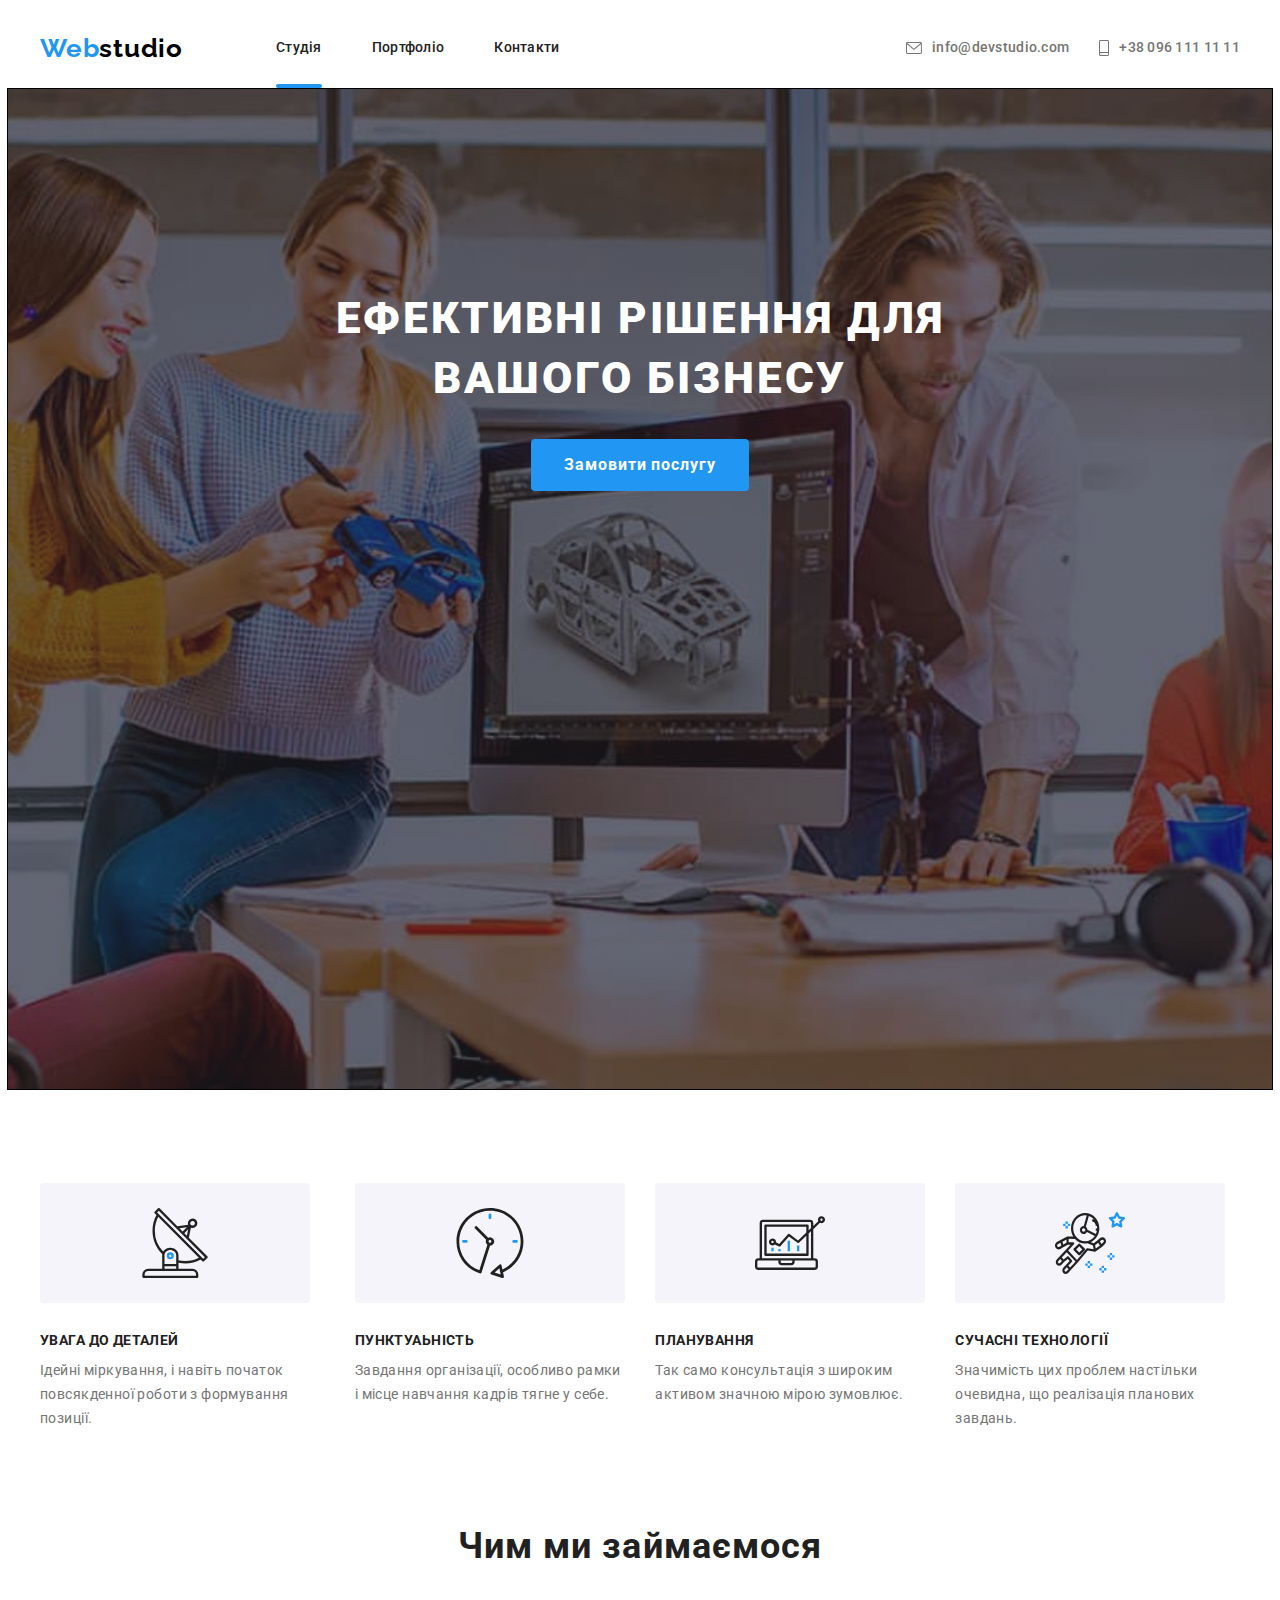
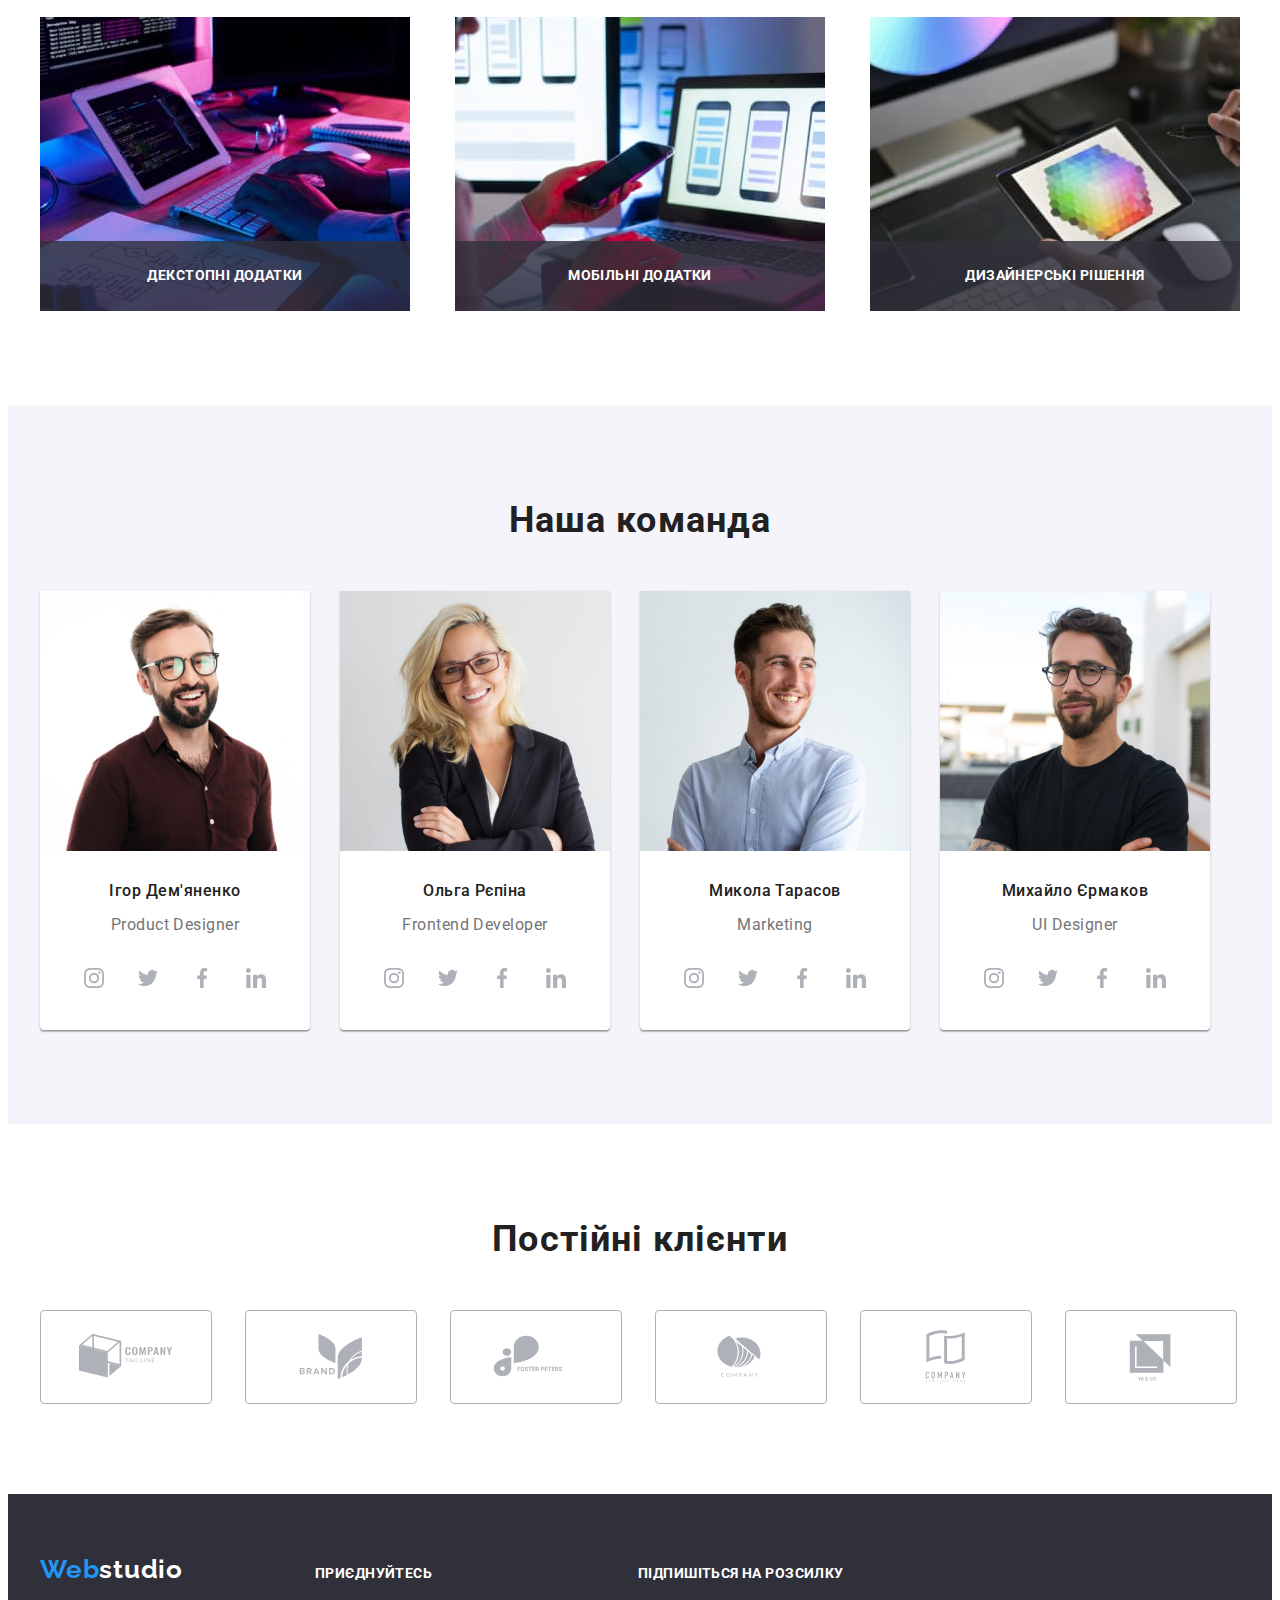
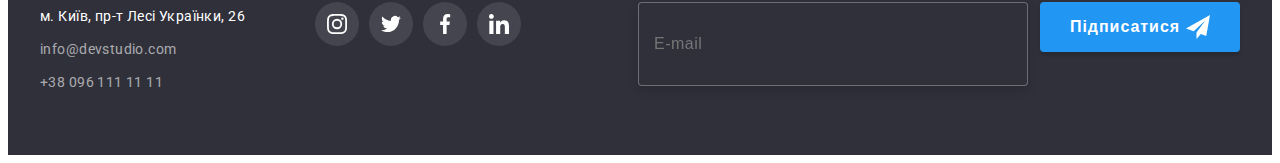
<file: index.html>
<!DOCTYPE html>
<html lang="uk">
    <head>
        <meta charset="UTF-8" />
        <meta http-equiv="X-UA-Compatible" content="IE=edge" />
        <meta name="viewport" content="width=device-width, initial-scale=1.0" />
        <link href="https://fonts.googleapis.com/css2?family=Raleway:wght@700&family=Roboto:wght@400;500;700;900&display=swap" rel="stylesheet">
        <title>Document</title>
        <link rel="stylesheet" href="https://cdnjs.cloudflare.com/ajax/libs/modern-normalize/1.1.0/modern-normalize.min.css" 
        integrity="sha512-wpPYUAdjBVSE4KJnH1VR1HeZfpl1ub8YT/NKx4PuQ5NmX2tKuGu6U/JRp5y+Y8XG2tV+wKQpNHVUX03MfMFn9Q==" 
        crossorigin="anonymous" 
        referrerpolicy="no-referrer" />
        <link rel="stylesheet" href="./css/styles.css">
    </head>
    <body>
        <header class="top">
            <div class="container main-nav">
                <nav class="nav-main">
                    <a class="logo link" href="./index.html">Web<span class="logo-top">studio</span></a>
                    <ul class="top-nav list">
                        <li class="item">
                            <a class="nav-studio link emphasis" href="./index.html">Студія</a>
                        </li>
                        <li class="item">
                            <a class="nav-portfolio link" href="./portfolio.html">Портфоліо</a>
                        </li>
                        <li class="item">
                            <a class="nav-contact link" href="#">Контакти</a>
                        </li>
                    </ul>
                </nav>
                <ul class="top-auth list">
                    <li class="auth-item item">
                        <a class="auth-mt link" href="mailto:info@devstudio.com">
                            <svg
                                ViewBox="0 0 43 32"
                                width="16" height="12"
                                class="auth-icon-mail">
                                <use href="./images/icons.svg#icon-envelope"></use>
                            </svg>
                            info@devstudio.com
                        </a>
                    </li>
                    <li class="auth-item item">
                        <a class="auth-mt link" href="tel:+380961111111">
                            <svg
                                ViewBox="0 0 20 32"
                                width="16" height="12"
                                class="auth-icon-tel">
                                <use href="./images/icons.svg#icon-smartphone"></use>
                            </svg>
                            +38 096 111 11 11
                        </a>
                    </li>
                </ul>
            </div>
        </header>
        <main>
            <section class="hero">
                <h1 class="hero-title">Ефективні рішення для <br />вашого бізнесу</h1>
                <button class="button" type="button" cursor="pointer" data-modal-open>Замовити послугу</button>
            </section>
            <section class="section section-features">
                <div class="container">
                    <h2 class="section-title visually-hidden">Наші переваги</h2>
                    <ul class="features list">
                        <li class="item">
                            <div class="features-container">
                                <svg class="features-icon">
                                    <use href="./images/icons.svg#icon-antenna-1" width="70" height="70"></use>
                                </svg>
                            </div>
                            <h3 class="features-title title">Увага до деталей</h3>
                            <p class="text">
                            Ідейні міркування, і навіть початок повсякденної роботи з формування
                            позиції.
                            </p>
                        </li>
                        <li class="item">
                            <div class="features-container">
                                <svg class="features-icon">
                                    <use href="./images/icons.svg#icon-clock-1" width="70" height="70"></use>
                                </svg>
                            </div>
                            <h3 class="features-title title">Пунктуаьність</h3>
                            <p class="text">
                            Завдання організації, особливо рамки і місце навчання кадрів тягне у
                            себе.
                            </p>
                        </li>
                        <li class="item">
                            <div class="features-container">
                                <svg class="features-icon">
                                    <use href="./images/icons.svg#icon-diagram-1" width="70" height="70"></use>
                                </svg>
                            </div>
                            <h3 class="features-title title">Планування</h3>
                            <p class="text">Так само консультація з широким активом значною мірою зумовлює.</p>
                        </li>
                        <li class="item">
                            <div class="features-container">
                                <svg class="features-icon">
                                    <use href="./images/icons.svg#icon-astronaut-1" width="70" height="70"></use>
                                </svg>
                            </div>
                            <h3 class="features-title title">Сучасні технології</h3>
                            <p class="text">
                            Значимість цих проблем настільки очевидна, що реалізація планових
                            завдань.
                            </p>
                        </li>
                    </ul>
                </div>
            </section>
            <section class="section">
                <div class="container">
                    <h2 class="section-title centered">Чим ми займаємося</h2>
                    <ul class="work-list list">
                        <li class="item">
                            <div class="img-text-top">
                                <img src="./images/workprogramming.jpg" alt="фото роботи за комп'ютером з кодом" width="370" />
                                <p class="text-top">декстопні додатки</p>
                            </div>
                        </li>
                        <li class="item">
                            <div class="img-text-top">
                                <img src="./images/workstyles.jpg" alt="фото роботи за комп'ютером зі стилями " width="370" />
                                <p class="text-top">мобільні додатки</p>
                            </div>
                        </li>
                        <li class="item">
                            <div class="img-text-top">
                                <img src="./images/workcolor.jpg" alt="фото роботи за комп'ютером з кольором" width="370" />
                                <p class="text-top">дизайнерські рішення</p>
                            </div>
                        </li>
                    </ul>
                </div>
            </section>
            <section class="section our-team">
                <div class="container">
                <h2 class="section-title centered">Наша команда</h2>
                
                    <ul class="team list">
                        <li class="team-item">
                            <img src="./images/demianenko.jpg" alt="фото Ігор Дем'яненко дизайнер продукту" width="270" />
                            <h3 class="team-title title">Ігор Дем'яненко</h3>
                            <p class="text">Product Designer</p>
                            <ul class="team-soial list">
                                <li class="soial-item item">
                                    <a class="link-team" href="#" target="_blank" rel="noopener noreferrer nofollow">
                                        <svg
                                            ViewBox="0 0 32 32"
                                            width="20" height="20"
                                            class="team-icon">
                                            <use href="./images/icons.svg#icon-instagram-2"></use>
                                        </svg>
                                    </a>
                                </li>
                                <li class="soial-item item">
                                    <a class="link-team" href="#" target="_blank" rel="noopener noreferrer nofollow">
                                        <svg 
                                            ViewBox="0 0 32 32"
                                            width="20" height="20"
                                            class="team-icon">
                                            <use href="./images/icons.svg#icon-twitter-1" ></use>
                                        </svg>
                                    </a>
                                </li>
                                <li class="soial-item item">
                                    <a class="link-team" href="#" target="_blank" rel="noopener noreferrer nofollow">
                                        <svg 
                                            ViewBox="0 0 32 32"
                                            width="20" height="20"
                                            class="team-icon">
                                            <use href="./images/icons.svg#icon-facebook-1"></use>
                                        </svg>
                                    </a>
                                </li>
                                <li class="soial-item item">
                                    <a class="link-team" href="#" target="_blank" rel="noopener noreferrer nofollow">
                                        <svg 
                                            ViewBox="0 0 32 32"
                                            width="20" height="20"
                                            class="team-icon">
                                            <use href="./images/icons.svg#icon-linkedin-1"></use>
                                        </svg>
                                    </a>
                                </li>
                            </ul>
                        </li>
                        <li class="team-item">
                            <img src="./images/repina.jpg" alt="фото Ольга Рєпіна 
                                    фронтeнт розробник" width="270" />
                            <h3 class="team-title title">Ольга Рєпіна</h3>
                            <p class="text">Frontend Developer</p>
                            <ul class="team-soial list">
                                <li class="soial-item item">
                                    <a class="link-team" href="#" target="_blank" rel="noopener noreferrer nofollow">
                                        <svg
                                            ViewBox="0 0 32 32"
                                            width="20" height="20"
                                            class="team-icon">
                                            <use href="./images/icons.svg#icon-instagram-2"></use>
                                        </svg>
                                    </a>
                                </li>
                                <li class="soial-item item">
                                    <a class="link-team" href="#" target="_blank" rel="noopener noreferrer nofollow">
                                        <svg 
                                            ViewBox="0 0 32 32"
                                            width="20" height="20"
                                            class="team-icon">
                                            <use href="./images/icons.svg#icon-twitter-1" ></use>
                                        </svg>
                                    </a>
                                </li>
                                <li class="soial-item item">
                                    <a class="link-team" href="#" target="_blank" rel="noopener noreferrer nofollow">
                                        <svg 
                                            ViewBox="0 0 32 32"
                                            width="20" height="20"
                                            class="team-icon">
                                            <use href="./images/icons.svg#icon-facebook-1"></use>
                                        </svg>
                                    </a>
                                </li>
                                <li class="soial-item item">
                                    <a class="link-team" href="#" target="_blank" rel="noopener noreferrer nofollow">
                                        <svg 
                                            ViewBox="0 0 32 32"
                                            width="20" height="20"
                                            class="team-icon">
                                            <use href="./images/icons.svg#icon-linkedin-1"></use>
                                        </svg>
                                    </a>
                                </li>
                            </ul>
                        </li>
                        <li class="team-item">
                            <img src="./images/tarasov.jpg" alt="фото Микола Тарасов маркетолог" width="270" />
                            <h3 class="team-title title">Микола Тарасов</h3>
                            <p class="text">Marketing</p>
                            <ul class="team-soial list">
                                <li class="soial-item item">
                                    <a class="link-team" href="#" target="_blank" rel="noopener noreferrer nofollow">
                                        <svg
                                            ViewBox="0 0 32 32"
                                            width="20" height="20"
                                            class="team-icon">
                                            <use href="./images/icons.svg#icon-instagram-2"></use>
                                        </svg>
                                    </a>
                                </li>
                                <li class="soial-item item">
                                    <a class="link-team" href="#" target="_blank" rel="noopener noreferrer nofollow">
                                        <svg 
                                            ViewBox="0 0 32 32"
                                            width="20" height="20"
                                            class="team-icon">
                                            <use href="./images/icons.svg#icon-twitter-1" ></use>
                                        </svg>
                                    </a>
                                </li>
                                <li class="soial-item item">
                                    <a class="link-team" href="#" target="_blank" rel="noopener noreferrer nofollow">
                                        <svg 
                                            ViewBox="0 0 32 32"
                                            width="20" height="20"
                                            class="team-icon">
                                            <use href="./images/icons.svg#icon-facebook-1"></use>
                                        </svg>
                                    </a>
                                </li>
                                <li class="soial-item item">
                                    <a class="link-team" href="#" target="_blank" rel="noopener noreferrer nofollow">
                                        <svg 
                                            ViewBox="0 0 32 32"
                                            width="20" height="20"
                                            class="team-icon">
                                            <use href="./images/icons.svg#icon-linkedin-1"></use>
                                        </svg>
                                    </a>
                                </li>
                            </ul>
                        </li>
                        <li class="team-item">
                            <img src="./images/ermakov.jpg" alt="фото Михайло Єрмаков дизайнер інтерфейсу" width="270" />
                            <h3 class="team-title title">Михайло Єрмаков</h3>
                            <p class="text">UI Designer</p>
                            <ul class="team-soial list">
                                <li class="soial-item item">
                                    <a class="link-team" href="#" target="_blank" rel="noopener noreferrer nofollow">
                                        <svg
                                            ViewBox="0 0 32 32"
                                            width="20" height="20"
                                            class="team-icon">
                                            <use href="./images/icons.svg#icon-instagram-2"></use>
                                        </svg>
                                    </a>
                                </li>
                                <li class="soial-item item">
                                    <a class="link-team" href="#" target="_blank" rel="noopener noreferrer nofollow">
                                        <svg 
                                            ViewBox="0 0 32 32"
                                            width="20" height="20"
                                            class="team-icon">
                                            <use href="./images/icons.svg#icon-twitter-1" ></use>
                                        </svg>
                                    </a>
                                </li>
                                <li class="soial-item item">
                                    <a class="link-team" href="#" target="_blank" rel="noopener noreferrer nofollow">
                                        <svg 
                                            ViewBox="0 0 32 32"
                                            width="20" height="20"
                                            class="team-icon">
                                            <use href="./images/icons.svg#icon-facebook-1"></use>
                                        </svg>
                                    </a>
                                </li>
                                <li class="soial-item item">
                                    <a class="link-team" href="#" target="_blank" rel="noopener noreferrer nofollow">
                                        <svg 
                                            ViewBox="0 0 32 32"
                                            width="20" height="20"
                                            class="team-icon">
                                            <use href="./images/icons.svg#icon-linkedin-1"></use>
                                        </svg>
                                    </a>
                                </li>
                            </ul>
                        </li>
                    </ul>
                </div>
            </section>
            <section class="section">
                <div class="container">
                    <h2 class="section-title centered">Постійні клієнти</h2>
                    <ul class="client list">
                        <li class="client-item item">
                            <a class="link-client" href="#" target="_blank" rel="noopener noreferrer nofollow">
                                <svg class="link-icon">
                                    <use href="./images/icons.svg#icon-Logo"     width="106" height="60"></use>
                                </svg>
                            </a>
                        </li>
                        <li class="client-item item">
                            <a class="link-client" href="#" target="_blank" rel="noopener noreferrer nofollow">
                                <svg class="link-icon">
                                    <use href="./images/icons.svg#icon-Logo-1" width="106" height="60"></use>
                                </svg>
                            </a>
                        </li>
                        <li class="client-item item">
                            <a class="link-client" href="#" target="_blank" rel="noopener noreferrer nofollow">
                                <svg class="link-icon">
                                    <use href="./images/icons.svg#icon-Logo-2" width="106" height="60"></use>
                                </svg>
                            </a>
                        </li>
                        <li class="client-item item">
                            <a class="link-client" href="#" target="_blank" rel="noopener noreferrer nofollow">
                                <svg class="link-icon">
                                    <use href="./images/icons.svg#icon-Logo-3" width="106" height="60"></use>
                                </svg>
                            </a>
                        </li>
                        <li class="client-item item">
                            <a class="link-client" href="#" target="_blank" rel="noopener noreferrer nofollow">
                                <svg class="link-icon">
                                    <use href="./images/icons.svg#icon-Logo-4" width="106" height="60"></use>
                                </svg>
                            </a>
                        </li>
                        <li class="client-item item">
                            <a class="link-client" href="#" target="_blank" rel="noopener noreferrer nofollow">
                                <svg class="link-icon">
                                    <use href="./images/icons.svg#icon-Logo-5" width="106" height="60"></use>
                                </svg>
                            </a>
                        </li>
                    </ul>
                </div>
            </section>
        </main>
        <footer class="bottom">
            <div class="container footer">
                <div class="bottom-container">
                <a class="logo link" href="./index.html">Web<span class="logo-bottom">studio</span></a>
                <address  class="bottom-adres">
                    <ul class="bottom-list list">
                        <li class="bottom-item">
                        <a class="bottom-adress link" href="https://goo.gl/maps/CPtrU1FHBa2aNyZL9" target="_blank" rel="noopener noreferrer nofollow">м. Київ, пр-т Лесі Українки, 26</a>
                        </li>
                        <li class="bottom-item">
                        <a class="bottom-mail link" href="mailto:info@devstudio.com">info@devstudio.com</a>
                        </li>
                        <li class="bottom-item">
                        <a class="bottom-tel link" href="tel:+380961111111">+38 096 111 11 11</a>
                        </li>
                    </ul>
                </address>
                </div>
                <div class="social-container">
                    <h2 class="bottom-title">приєднуйтесь</h2>
                    <ul class="bottom-social-list list">
                        <li class="bottom-social-item item">
                            <a class="bottom-link-team" href="#" target="_blank" rel="noopener noreferrer nofollow">
                                <svg 
                                    ViewBox="0 0 32 32"
                                    width="20" height="20"
                                    class="bottom-team-icon">
                                    <use href="./images/icons.svg#icon-instagram-2"></use>
                                </svg>
                            </a>
                        </li>
                        <li class="bottom-social-item item">
                            <a class="bottom-link-team" href="#" target="_blank" rel="noopener noreferrer nofollow">
                                <svg 
                                    ViewBox="0 0 32 32"
                                    width="20" height="20"
                                    class="bottom-team-icon">
                                    <use href="./images/icons.svg#icon-twitter-1"></use>
                                </svg>
                            </a>
                        </li>
                        <li class="bottom-social-item item">
                            <a class="bottom-link-team" href="#" target="_blank" rel="noopener noreferrer nofollow">
                                <svg 
                                    ViewBox="0 0 32 32"
                                    width="20" height="20"
                                    class="bottom-team-icon">
                                    <use href="./images/icons.svg#icon-facebook-1"></use>
                                </svg>
                            </a>
                        </li>
                        <li class="bottom-social-item item">
                            <a class="bottom-link-team" href="#" target="_blank" rel="noopener noreferrer nofollow">
                                <svg
                                    ViewBox="0 0 32 32"
                                    width="20" height="20"
                                    class="bottom-team-icon">
                                    <use href="./images/icons.svg#icon-linkedin-1" ></use>
                                </svg>
                            </a>
                        </li>
                    </ul>
                </div>
                <div class="footer-container">
                    <h2 class="bottom-title">підпишіться на розсилку</h2>
                    <div class="input-footer-container">
                        <input
                            type="email"
                            name="footer-email"
                            class="footer-input"
                            placeholder="E-mail"
                            required
                            id="footer-email">
                        <button type="button" class="footer-button">підписатися
                            <svg
                            class="footer-input-icon"
                            width="24" height="24">
                            <use href="./images/icons.svg#icon-send"></use>
                            </svg>
                        </button>
                    </div>
                </div>
            </div>
        </footer>
        <div class="backdrop is-hidden" data-modal>
            <div class="modal">
                <button type="button" class="modal-close" data-modal-close>
                    <svg class="icon-modal-close" width="18" height="18">
                        <use href="./images/icons.svg#icon-modal-close"></use>
                    </svg>
                </button>
                <p class="modal-title">Залиште свої дані, ми вам передзвонимо</p>
                <form class="modal-form">
                    <div class="modal-field">
                        <label for="user-name" class="input-label">Ім'я</label>
                        <div class="input-wrap">
                            <input
                            type="text"
                            name="user-name"
                            class="modal-input"
                            placeholder=""
                            required
                            id="user-name">
                            <svg class="modal-input-icon"
                                width="18" height="18">
                                <use href="./images/icons.svg#icon-person-black"></use>
                            </svg>
                        </div>
                    </div>
                    <div class="modal-field">   
                        <label for="user-tel" class="input-label">Телефон</label>
                        <div class="input-wrap">
                            <input
                            type="tel"
                            name="user-tel"
                            class="modal-input"
                            placeholder=""
                            required
                            id="user-tel">
                            <svg class="modal-input-icon"
                                width="18" height="18">
                                <use href="./images/icons.svg#icon-phone-black"></use>
                            </svg>
                        </div>
                    </div>
                    <div class="modal-field">    
                        <label for="user-email" class="input-label">Пошта</label>
                        <div class="input-wrap">
                            <input
                            type="email"
                            name="user-email"
                            class="modal-input"
                            placeholder=""
                            required
                            id="user-email">
                            <svg class="modal-input-icon"
                                width="18" height="18">
                                <use href="./images/icons.svg#icon-email-black"></use>
                            </svg>
                        </div>
                    </div>
                    <div class="modal-field">
                        <label for="user-coment" class="input-label">Коментар</label>
                        <textarea
                        name="user-coment"
                        id="user-coment"
                        class="modal-coment"
                        placeholder="Введіть текст"></textarea>
                    </div>
                    <div class="modal-field">
                        <input
                        type="checkbox"
                        name="user-checkbox"
                        class="modal-checkbox visually-hidden"
                        id="user-checkbox">
                        <label for="user-checkbox" class="check-text">
                            <span>
                                <svg class="check-icon" width="16" height="15">
                                    <use href="./images/icons.svg#icon-check"></use>
                                </svg>
                            </span>Погоджуюся з розсилкою та приймаю <a href="#" class=""> Умови договору</a>
                        </label>
                    </div>
                        <button
                        type="submit"
                        class="modal-button">відправити</button>
                </form>
            </div>
        </div>
        <script src="./js/modal.js"></script>
    </body>
</html>
</file>
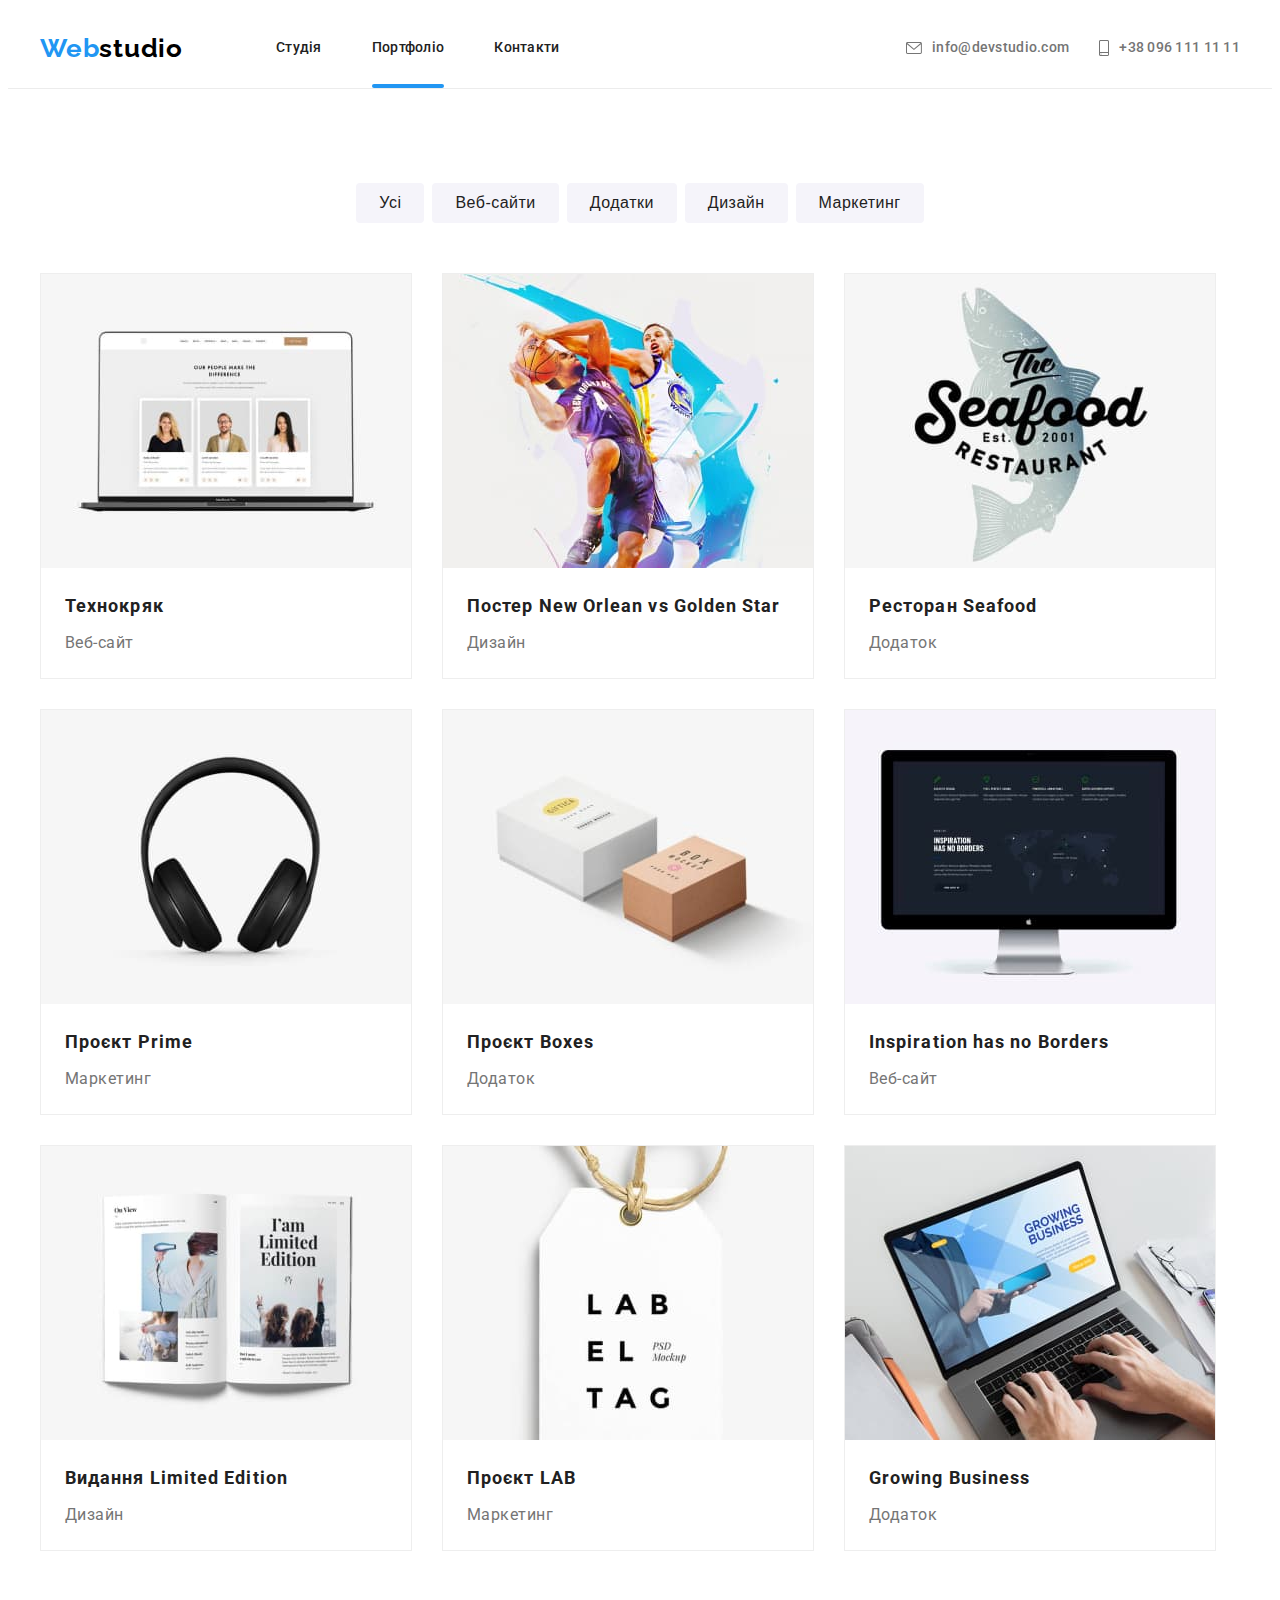
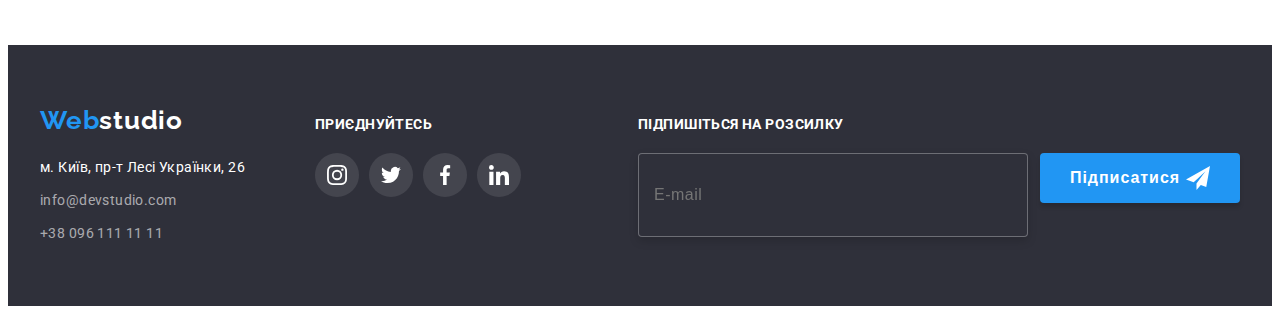
<file: portfolio.html>
<!DOCTYPE html>
<html lang="uk">
    <head>
        <meta charset="UTF-8" />
        <meta http-equiv="X-UA-Compatible" content="IE=edge" />
        <meta name="viewport" content="width=device-width, initial-scale=1.0" />
        <link href="https://fonts.googleapis.com/css2?family=Raleway:wght@700&family=Roboto:wght@400;500;700;900&display=swap" rel="stylesheet">
        <title>Document</title>
        <link rel="stylesheet" href="https://cdnjs.cloudflare.com/ajax/libs/modern-normalize/1.1.0/modern-normalize.min.css" 
        integrity="sha512-wpPYUAdjBVSE4KJnH1VR1HeZfpl1ub8YT/NKx4PuQ5NmX2tKuGu6U/JRp5y+Y8XG2tV+wKQpNHVUX03MfMFn9Q==" 
        crossorigin="anonymous" 
        referrerpolicy="no-referrer" />
        <link rel="stylesheet" href="./css/styles.css">
    </head>
    <body>
        <header class="top">
            <div class="container main-nav">
                <nav class="nav-main">
                    <a class="logo link" href="./index.html">Web<span class="logo-top">studio</span></a>
                    <ul class="top-nav list">
                        <li class="item">
                            <a class="nav-studio link" href="./index.html">Студія</a>
                        </li>
                        <li class="item">
                            <a class="nav-portfolio link emphasis" href="./portfolio.html">Портфоліо</a>
                        </li>
                        <li class="item">
                            <a class="nav-contact link" href="#">Контакти</a>
                        </li>
                    </ul>
                </nav>
                <ul class="top-auth list">
                    <li class="auth-item item">
                        <a class="auth-mt link" href="mailto:info@devstudio.com">
                            <svg
                                ViewBox="0 0 43 32"
                                width="16" height="12"
                                class="auth-icon-mail">
                                <use href="./images/icons.svg#icon-envelope"></use>
                            </svg>
                            info@devstudio.com
                        </a>
                    </li>
                    <li class="auth-item item">
                        <a class="auth-mt link" href="tel:+380961111111">
                            <svg
                                ViewBox="0 0 20 32"
                                width="16" height="12"
                                class="auth-icon-tel">
                                <use href="./images/icons.svg#icon-smartphone"></use>
                            </svg>
                            +38 096 111 11 11
                        </a>
                    </li>
                </ul>
            </div>
        </header>
        <main>
            <section class="section">
                <div class="container">
                    <ul class="btn-list list">
                        <li class="item">
                            <button class="btn-link" type="button"><span class="btn-text">Усі</span> </button>
                        </li>
                        <li class="item">
                            <button class="btn-link" type="button"><span class="btn-text">Веб-сайти</span></button>
                        </li>
                        <li class="item">
                            <button class="btn-link" type="button"><span class="btn-text">Додатки</span></button>
                        </li>
                        <li class="item">
                            <button class="btn-link" type="button"><span class="btn-text">Дизайн</span></button>
                        </li>
                        <li class="item">
                            <button class="btn-link" type="button"><span class="btn-text">Маркетинг</span></button>
                        </li>
                    </ul>
                    <ul class="gallery-list list">
                        <li class="item">
                            <div class="img-text-container">
                                <img src="./images/tehnocriak.jpg" alt="Фотографії на моніторі" width="370" />
                                <p class="item-top-text">Ресурс пропонує комплексні пропозиції з різним рівнем функціоналу та сервісів. Все це дозволить відвідувачу отримати вичерпні відомості про компанію чи приватну особу.
                                </p>
                            </div>
                            <div class="gallery-container">
                                <h3 class="gallery-title">Технокряк</h3>
                                <p class="texte">Веб-сайт</p>
                            </div>
                        </li>
                        <li class="item">
                            <div class="img-text-container">
                                <img src="./images/poster.jpg" alt="Два баскетболіста в повітрі" width="370" />
                                <p class="item-top-text">Ресурс пропонує комплексні пропозиції з різним рівнем функціоналу та сервісів. Все це дозволить відвідувачу отримати вичерпні відомості про компанію чи приватну особу.
                                </p>
                            </div>
                            <div class="gallery-container">
                                <h3 class="gallery-title">Постер New Orlean vs Golden Star</h3>
                                <p class="texte">Дизайн</p>
                            </div>
                        </li>
                        <li class="item">
                            <div class="img-text-container">
                                <img src="./images/restoraunt.jpg" alt="Емблема ресторану" width="370" />
                                <p class="item-top-text">Ресурс пропонує комплексні пропозиції з різним рівнем функціоналу та сервісів. Все це дозволить відвідувачу отримати вичерпні відомості про компанію чи приватну особу.
                                </p>
                            </div>
                            <div class="gallery-container">
                                <h3 class="gallery-title">Ресторан Seafood</h3>
                                <p class="texte">Додаток</p>
                            </div>
                        </li>
                        <li class="item">
                            <div class="img-text-container">
                                <img src="./images/prime.jpg" alt="Накладні навушники" width="370" />
                                <p class="item-top-text">Ресурс пропонує комплексні пропозиції з різним рівнем функціоналу та сервісів. Все це дозволить відвідувачу отримати вичерпні відомості про компанію чи приватну особу.
                                </p>
                            </div>
                            <div class="gallery-container">
                                <h3 class="gallery-title">Проєкт Prime</h3>
                                <p class="texte">Маркетинг</p>
                            </div>
                        </li>
                        <li class="item">
                            <div class="img-text-container">
                                <img src="./images/boxes.jpg" alt="Дві пакувальні коробочки" width="370" />
                                <p class="item-top-text">Ресурс пропонує комплексні пропозиції з різним рівнем функціоналу та сервісів. Все це дозволить відвідувачу отримати вичерпні відомості про компанію чи приватну особу.
                                </p>
                            </div>
                            <div class="gallery-container">
                                <h3 class="gallery-title">Проєкт Boxes</h3>
                                <p class="texte">Додаток</p>
                            </div>
                        </li>
                        <li class="item">
                            <div class="img-text-container">
                                <img src="./images/borders.jpg" alt="Силует карти світу на моніторі" width="370" />
                                <p class="item-top-text">Ресурс пропонує комплексні пропозиції з різним рівнем функціоналу та сервісів. Все це дозволить відвідувачу отримати вичерпні відомості про компанію чи приватну особу.
                                </p>
                            </div>
                            <div class="gallery-container">
                                <h3 class="gallery-title">Inspiration has no Borders</h3>
                                <p class="texte">Веб-сайт</p>
                            </div>
                        </li>
                        <li class="item">
                            <div class="img-text-container">
                                <img src="./images/edition.jpg" alt="Відкрита книга" width="370" />
                                <p class="item-top-text">Ресурс пропонує комплексні пропозиції з різним рівнем функціоналу та сервісів. Все це дозволить відвідувачу отримати вичерпні відомості про компанію чи приватну особу.
                                </p>
                            </div>
                            <div class="gallery-container">
                                <h3 class="gallery-title">Видання Limited Edition</h3>
                                <p class="texte">Дизайн</p>
                            </div>
                        </li>
                        <li class="item">
                            <div class="img-text-container">
                                <img src="./images/lab.jpg" alt="Бірка з написом" width="370" />
                                <p class="item-top-text">Ресурс пропонує комплексні пропозиції з різним рівнем функціоналу та сервісів. Все це дозволить відвідувачу отримати вичерпні відомості про компанію чи приватну особу.
                                </p>
                            </div>
                            <div class="gallery-container">
                                <h3 class="gallery-title">Проєкт LAB</h3>
                                <p class="texte">Маркетинг</p>
                            </div>
                        </li>
                        <li class="item">
                            <div class="img-text-container">
                                <img src="./images/business.jpg" alt="Робона на ноутбуці" width="370" />
                                <p class="item-top-text">Ресурс пропонує комплексні пропозиції з різним рівнем функціоналу та сервісів. Все це дозволить відвідувачу отримати вичерпні відомості про компанію чи приватну особу.
                                </p>
                            </div>
                            <div class="gallery-container">
                                <h3 class="gallery-title">Growing Business</h3>
                                <p class="texte">Додаток</p>
                            </div>
                        </li>
                    </ul>
                </div>
            </section>
        </main>
        <footer class="bottom">
            <div class="container footer">
                <div class="bottom-container">
                <a class="logo link" href="./index.html">Web<span class="logo-bottom">studio</span></a>
                <address  class="bottom-adres">
                    <ul class="bottom-list list">
                        <li class="bottom-item">
                        <a class="bottom-adress link" href="https://goo.gl/maps/CPtrU1FHBa2aNyZL9" target="_blank" rel="noopener noreferrer nofollow">м. Київ, пр-т Лесі Українки, 26</a>
                        </li>
                        <li class="bottom-item">
                        <a class="bottom-mail link" href="mailto:info@devstudio.com">info@devstudio.com</a>
                        </li>
                        <li class="bottom-item">
                        <a class="bottom-tel link" href="tel:+380961111111">+38 096 111 11 11</a>
                        </li>
                    </ul>
                </address>
                </div>
                <div class="social-container">
                    <h2 class="bottom-title">приєднуйтесь</h2>
                    <ul class="bottom-social-list list">
                        <li class="bottom-social-item item">
                            <a class="bottom-link-team" href="#" target="_blank" rel="noopener noreferrer nofollow">
                                <svg 
                                    ViewBox="0 0 32 32"
                                    width="20" height="20"
                                    class="bottom-team-icon">
                                    <use href="./images/icons.svg#icon-instagram-2"></use>
                                </svg>
                            </a>
                        </li>
                        <li class="bottom-social-item item">
                            <a class="bottom-link-team" href="#" target="_blank" rel="noopener noreferrer nofollow">
                                <svg 
                                    ViewBox="0 0 32 32"
                                    width="20" height="20"
                                    class="bottom-team-icon">
                                    <use href="./images/icons.svg#icon-twitter-1"></use>
                                </svg>
                            </a>
                        </li>
                        <li class="bottom-social-item item">
                            <a class="bottom-link-team" href="#" target="_blank" rel="noopener noreferrer nofollow">
                                <svg 
                                    ViewBox="0 0 32 32"
                                    width="20" height="20"
                                    class="bottom-team-icon">
                                    <use href="./images/icons.svg#icon-facebook-1"></use>
                                </svg>
                            </a>
                        </li>
                        <li class="bottom-social-item item">
                            <a class="bottom-link-team" href="#" target="_blank" rel="noopener noreferrer nofollow">
                                <svg
                                    ViewBox="0 0 32 32"
                                    width="20" height="20"
                                    class="bottom-team-icon">
                                    <use href="./images/icons.svg#icon-linkedin-1" ></use>
                                </svg>
                            </a>
                        </li>
                    </ul>
                </div>
                <div class="footer-container">
                    <h2 class="bottom-title">підпишіться на розсилку</h2>
                    <div class="input-footer-container">
                        <input
                            type="email"
                            name="footer-email"
                            class="footer-input"
                            placeholder="E-mail"
                            required
                            id="footer-email">
                        <button type="submit" class="footer-button">підписатися
                            <svg
                            class="footer-input-icon"
                            width="24" height="24">
                            <use href="./images/icons.svg#icon-send"></use>
                            </svg>
                        </button>
                    </div>
                </div>
            </div>
        </footer>
    </body>
</html>
</file>
<file: css/styles.css>
/* кольори 

колір <h2> - #212121
колір <p> - #757575

колір webstudio та адреса - #000000
колір hero - #FFFFFF

колір hover - #2196F3

колір пошти та тел підвалу - rgba(255, 255, 255, 0.6); */

:root {
    --primary-text-color: #212121;
    --title-text-color: #757575;
    --hero-text-color: #ffffff;
    --webstudio-text-color: #000000;
    --accent-color: #2196F3;
    --background-color: #ffffff;
    --accent-background-color: #2196F3;
    --post-tel-color: rgba(255, 255, 255, 0.6);
    --background-button-color: #F5F4FA;
    --background-footer: #2F303A;
    --icon-color: #afb1b8;
    --color-red: red;

    --time-cubic: color 250ms cubic-bezier(0.4, 0, 0.2, 1);
}

p,
h1,
h2,
h3,
h4,
h5,
h6 {
    margin: 0;
}
ul,
ol {
    margin: 0;
    padding-left: 0;
}
button {
    cursor: pointer;
}
address {
    font-style: normal;
}
img {
    display: block;
    max-width: 100%;
    height: auto;

}

body {
    position: relative;

    font-family: "Roboto";

    background: var(--background-color);
    color: var(--title-text-color);
}

.visually-hidden {
    position: absolute;
    width: 1px;
    height: 1px;
    margin: -1px;
    border: 0;
    padding: 0;
    
    white-space: nowrap;
    clip-path: inset(100%);
    clip: rect(0 0 0 0);
    overflow: hidden;
}

.link {
    text-decoration: none;
    transition: color 250ms cubic-bezier(0.4, 0, 0.2, 1);
}

.list {
    list-style: none;
}

.item {
    list-style: none;
}

.title {
    margin-bottom: 10px;
}

.centered {
    text-align: center;
}

/* --- Header --- */

.top {
    border-bottom: 1px solid #ECECEC;
}

.container {
    width: 1200px;
    padding-left: 15px;
    padding-right: 15px;
    
    margin: 0 auto;
}

.nav-main {
    display: flex;
    align-items: center;
}
.main-nav {
    display: flex;
    align-items: center;
    padding-top: 0;
    padding-bottom: 0;
}

/* --- логотип --- */

.logo {
    font-family: 'Raleway';
    font-weight: 700;
    font-size: 26px;
    line-height: 1.19;
    letter-spacing: 0.03em;

    color: var(--accent-color);
    transition: color 250ms cubic-bezier(0.4, 0, 0.2, 1);
}
.logo-top {
    color: var(--webstudio-text-color);
    transition: color 250ms cubic-bezier(0.4, 0, 0.2, 1);
}

.logo:hover, .logo:focus,
.logo-top:hover, .logo-top:focus
{
    color: var(--accent-color);
}

/* --- навігація --- */

.top-nav {
    display: flex;
    margin-left: 93px;
}
/* навігація */
.top-nav .link {
    display: block;
    padding-top: 32px;
    padding-bottom: 32px;
}

.top-nav .item:not(:last-child) {
    margin-right: 50px;
}

.nav-studio {
    position: relative;
    font-weight: 500;
    font-size: 14px;
    line-height: 1.14;
    letter-spacing: 0.02em;

    color: var(--primary-text-color);
    transition: color 250ms cubic-bezier(0.4, 0, 0.2, 1);
}

.nav-portfolio {
    position: relative;
    font-weight: 500;
    font-size: 14px;
    line-height: 1.14;
    letter-spacing: 0.02em;

    color: var(--primary-text-color);
    transition: color 250ms cubic-bezier(0.4, 0, 0.2, 1);
}

.emphasis::after {
    content: "";
    position: absolute;
    bottom: 0;
    left: 0;
    width: 100%;
    height: 4px;

    background: #2196F3;
    border-radius: 2px;
}

.nav-contact {

    font-weight: 500;
    font-size: 14px;
    line-height: 1.14;
    letter-spacing: 0.02em;

    color: var(--primary-text-color);
    transition: color 250ms cubic-bezier(0.4, 0, 0.2, 1);
    }


    .nav-studio:hover,
    .nav-portfolio:hover,
    .nav-contact:hover,
    .nav-studio:focus,
    .nav-portfolio:focus,
    .nav-contact:focus
{
    color: var(--accent-color);
}

/* --- контакти --- */

.top-auth {
    display: flex;
    justify-items: baseline;
    align-items: center;
    margin-left: auto;
    font-weight: 500;
    font-size: 14px;
    line-height: 1.14;
    letter-spacing: 0.02em;
    }
.top-auth .item+.item {
    margin-left: 30px;
}



.auth-item {
    display: flex;
    align-items: center;
    justify-content: center;

    font-weight: 500;
    font-size: 14px;
    line-height: 1.14;
    letter-spacing: 0.02em;

    color:var(--title-text-color);
}

.auth-icon-mail {
    width: 16px;
    height: 12px;

    margin-right: 10px;
    fill: var(--title-text-color);
    color: var(--title-text-color);
    transition: fill 250ms cubic-bezier(0.4, 0, 0.2, 1);
}

.auth-icon-tel {
    width: 10px;
    height: 16px;

    margin-right: 10px;
    fill: var(--title-text-color);
    transition: fill 250ms cubic-bezier(0.4, 0, 0.2, 1);
}

.auth-mt {
    display: flex;
    align-items: center;
    justify-content: center;
    padding-top: 32px;
    padding-bottom: 32px;

    font-weight: 500;
    font-size: 14px;
    line-height: 1.14;
    letter-spacing: 0.02em;

    color:var(--title-text-color);
    transition: color 250ms cubic-bezier(0.4, 0, 0.2, 1);
    }

.auth-mt:hover,
.auth-mt:focus{
    color: var(--accent-color);
}

.auth-mt:hover .auth-icon-mail,
.auth-mt:focus .auth-icon-mail,
.auth-mt:hover .auth-icon-tel,
.auth-mt:focus .auth-icon-tel{
    fill: var(--accent-color);
}

/* --- герой --- */

.hero {
    text-align: center;
    padding-top: 200px;
    padding-bottom: 200px;

    max-width: 1600px;
    height: 600px;
    margin-left: auto;
    margin-right: auto;
    outline: 1px solid black;
    background-image: linear-gradient(
        to right,
        rgba(47, 48, 58, 0.4),
        rgba(47, 48, 58, 0.4)
        ),
    url(../images/hero.jpg);
    background-repeat: no-repeat;
    background-position: center;
    background-size: cover;
    background-color: #C4C4C4;
}

.hero-title {

    font-weight: 900;
    font-size: 44px;
    line-height: 1.36;
    letter-spacing: 0.06em;

    color: var(--hero-text-color);

    text-transform: uppercase;
    margin-bottom: 30px;

}

.button {

    font-family: "Roboto";
    font-weight: 700;
    font-size: 16px;
    line-height: 1.88;
    letter-spacing: 0.06em;

    color: var(--hero-text-color);
    background: var(--accent-background-color);
    transition: background 250ms cubic-bezier(0.4, 0, 0.2, 1);

    display: inline-block;
    border-radius: 4px;
    padding: 10px 32px;
    min-width: 216px;
    text-align: center;
    border: 1px solid transparent;

    cursor: pointer;
}

.button:hover, .button:focus {

    background: var(--accent-background-color);
}

/* --- секції --- */

.section {
    padding-top: 94px;
    padding-bottom: 94px;
    margin: 0 auto;
}

.section-features {
    padding-top: 94px;
    padding-bottom: 0px;
}

.section-title {
    font-weight: 700;
    font-size: 36px;
    line-height: 1.17;
    letter-spacing: 0.03em;
    
    color: var(--primary-text-color);
    margin-bottom: 50px;
}

/* --- наші переваги --- */

.features {

    list-style: none;
    display: flex;
}

.features .item + .item {
    margin-left: 30px;
    }


.features-container {
    display: flex;
    align-items: center;
    justify-content: center;
    background: var(--background-button-color);
    border-radius: 4px;
    width: 270px;
    height: 120px;
    margin-bottom: 30px;
}

.features-icon {
    width: 70px;
    height: 70px;
}

.features-title {

    font-weight: 700;
    font-size: 14px;
    line-height: 1.14;
    letter-spacing: 0.03em;
    text-transform: uppercase;
    
    color: var(--primary-text-color);

    margin-bottom: 10px;
}

.item > .text {
    font-size: 14px;
    line-height: 1.71;
    letter-spacing: 0.03em;
}


/* --- чим займаємось --- */

.work-list {

    list-style: none;
    display: flex;
    justify-content: space-between;
}

.img-text-top {
    position: relative;
    overflow: hidden;

}

/* .text-top::before {
    
} */

.text-top {
    position: absolute;
    width: 100%;
    height: 70px;
    /* top: 53%; */
    bottom: 0px;
    overflow: auto;
    display: flex;
    align-items:center;
    justify-content: center;
    /* text-align: center; */

    font-weight: 700;
    font-size: 14px;
    line-height: 1.14;
    letter-spacing: 0.03em;
    text-transform: uppercase;

    color: #FFFFFF;
    background: rgba(47, 48, 58, 0.8);


    /* position: absolute;
    top: 0;
    transform: translateY(100%);
    transition: 250ms linear;
    overflow: auto;

    padding: 61px 24px 65px 24px;
    font-size: 18px;
    line-height: 1.56;
    letter-spacing: 0.03em; */
    
}

/* --- наша команда --- */

.our-team {
    background: var(--background-button-color);

}

.team {

    list-style: none;
    display: flex;
}

.team > .team-item + .team-item {
    margin-left: 30px;
}


.team-item {
    background: var(--background-color);
    padding-bottom: 30px;
    width: 270px;
    text-align: center;
    box-shadow: 0px 1px 3px rgba(0, 0, 0, 0.12), 0px 1px 1px rgba(0, 0, 0, 0.14), 0px 2px 1px rgba(0, 0, 0, 0.2);
    border-radius: 0px 0px 4px 4px;
}



.team-title {

    font-weight: 500;
    font-size: 16px;
    line-height: 1.19;
    letter-spacing: 0.03em;

    color: var(--primary-text-color);

    margin-top: 30px;
    
}

.team-item > .text {
    font-size: 16px;
    line-height: 1.88;
    letter-spacing: 0.03em;
}

.team-soial {
    display: flex;
    justify-content: center;
    gap: 10px;
    margin-top: 16px;
}

.soial-item {
    width: 44px;
    height: 44px;
}

.link-team {
    display: flex;
    align-items: center;
    justify-content: center;
    width: 100%;
    height: 100%;
    border-radius: 50%;
    background-color: var(--background-color);
    fill: var(--icon-color);
    transition: background 250ms cubic-bezier(0.4, 0, 0.2, 1);
    
    
}

.link-team:hover,
.link-team:focus {
    background-color: var(--accent-background-color);
    fill: var(--hero-text-color);
}

.team-icon {
    width: 20px;
    height: 20px;
    transition: fill 250ms cubic-bezier(0.4, 0, 0.2, 1);
}

/* --- постійні клієнти --- */

.client {
    display: flex;
    gap: 30px;
}

.client-item {
    width: calc((100% - 150px) / 6);
    height: 90px;
}

.link-icon {
    fill: #AFB1B8;
    width: 106px; 
    height: 60px;
    transition: fill 250ms cubic-bezier(0.4, 0, 0.2, 1);
}

.link-client {
    display: flex;
    align-items: center;
    justify-content: center;
    
    border: 1px solid #AFB1B8;
    border-radius: 4px;
    width: 170px;
    height: 92px;
    transition: border 250ms cubic-bezier(0.4, 0, 0.2, 1);
}

.link-client:hover,
.link-client:focus {
    border: 1px solid var(--accent-background-color);
    border-radius: 4px;
}

.link-client:hover .link-icon,
.link-client:focus .link-icon {
    fill: var(--accent-color);
}


/* --- footer --- */


.bottom {
    padding-top: 60px;
    padding-bottom: 60px;
    background: var(--background-footer);
}

/* ---логотип--- */


.logo-bottom {
    display: inline-block;
    margin-bottom: 20px;
    color: var(--hero-text-color);
    transition: color 250ms cubic-bezier(0.4, 0, 0.2, 1);
}

.logo > .link-bottom {
    display: inline-block;
    margin-bottom: 20px;
    font-family: 'Raleway';
    font-weight: 700;
    font-size: 26px;
    line-height: 1.19;
    letter-spacing: 0.03em;

    color: var(--accent-color);
    transition: color 250ms cubic-bezier(0.4, 0, 0.2, 1);
}

.logo-bottom:hover, .logo-bottom:focus,
.logo:hover, .logo:focus 
{
    color: var(--accent-color);
}

.bottom-list {
    display: block;
    list-style: none;

    font-weight: 400;
    font-size: 14px;
    line-height: 1.71;
    letter-spacing: 0.03em;
}

.bottom-list .bottom-item + .bottom-item {
    margin-top: 9px;
}

.bottom-adress {
    color: var(--hero-text-color);
}

.bottom-adress:hover, .bottom-adress:focus 
{
    color: var(--accent-color);
}

.bottom-mail {
    color: var(--post-tel-color);
}

.bottom-mail:hover, .bottom-mail:focus 
{
    color: var(--accent-color);
}


.bottom-tel {
    color: var(--post-tel-color);
}

.bottom-tel:hover, .bottom-tel:focus 
{
    color: var(--accent-color);
}

.footer {
    display: flex;
    align-items: baseline;
    padding-top: 0;
    padding-bottom: 0;
}

.social-container {
    margin-left: 70px;
}

.bottom-title {
    font-weight: 700;
    font-size: 14px;
    line-height: 1.14;
    letter-spacing: 0.03em;
    text-transform: uppercase;
    color: var(--hero-text-color);
}

.bottom-social-list {
    display: flex;
    gap: 10px;
    margin-top: 20px
}

.bottom-social-item {
    width: 44px;
    height: 44px;
}

.bottom-link-team {
    display: flex;
    align-items: center;
    justify-content: center;
    
    width: 100%;
    height: 100%;
    background: rgba(255, 255, 255, 0.1);
    border-radius: 50%;
    fill: var(--hero-text-color);
    transition: background-color 250ms cubic-bezier(0.4, 0, 0.2, 1);
}

.bottom-link-team:hover, .bottom-link-team:focus {
    background-color: var(--accent-background-color);
}


/* ---   підписка   --- */

.footer-container {
    margin-right: 0;
    margin-left: auto;

}

.input-footer-container {
    display: flex;
    gap: 12px;
    margin-top: 20px;
}


.footer-input {
    width: 358px;
    height: 50px;
    padding: 16px 15px;
    border: 1px solid rgba(255, 255, 255, 0.3);
    filter: drop-shadow(0px 4px 4px rgba(0, 0, 0, 0.15));
    border-radius: 4px;

    font-size: 16px;
    line-height: 1.25;
    letter-spacing: 0.03em;

    color: rgba(255, 255, 255, 0.6);
    background-color: var(--background-footer);
    outline: transparent;
    transition: border-color 250ms cubic-bezier(0.4, 0, 0.2, 1);
}

.footer-input:focus {
    border-color: var(--accent-background-color);
}


.footer-button {
    display: flex;
    align-items: center;
    position: relative;
    width: 200px;
    height: 50px;
    padding: 10px 62px 10px 28px;
    box-shadow: 0px 4px 4px rgba(0, 0, 0, 0.15);
    border-radius: 4px;

    font-weight: 700;
    font-size: 16px;
    line-height: 1.88;
    letter-spacing: 0.06em;
    text-transform: capitalize;

    background: #2196F3;
    color: #FFFFFF;
    border-color: transparent;
}

.footer-input-icon {
    position: absolute;
    right: 28px;
    top: 50%;
    transform: translateY(-50%);
    fill: #FFFFFF;
}


/* !--- поротфоліо --- */

/* --- фільтр --- */

.btn-list {
    display: flex;
    align-items: center;
    justify-content: center;

    margin-bottom: 50px;
}

.btn-list .item + .item {
    margin-left: 8px;
}

.btn-list {
    list-style: none;
}

.btn-text {
    transition: color 250ms cubic-bezier(0.4, 0, 0.2, 1);
}

.btn-link {
    padding: 6px 22px;
    text-align: center;
    border: 1px solid transparent;
    border-radius: 4px;

    font-weight: 500;
    font-size: 16px;
    line-height: 1.63;
    letter-spacing: 0.03em;
    
    color: var(--primary-text-color);
    background: var(--background-button-color);
    transition: background-color 250ms cubic-bezier(0.4, 0, 0.2, 1);
}

.btn-link:hover, .btn-link:focus
{
    color: var(--hero-text-color);
    background: var(--accent-background-color);
    /* padding: 6px 25px; */
    box-shadow: 0px 3px 1px rgba(0, 0, 0, 0.1), 0px 1px 2px rgba(0, 0, 0, 0.08), 0px 2px 2px rgba(0, 0, 0, 0.12);
border-radius: 4px;
}

/* --- галерея --- */

.gallery-container {
    padding: 20px 24px;
}

.gallery-title {
    margin-bottom: 4px;
    font-weight: 700;
    font-size: 18px;
    line-height: 2;
    letter-spacing: 0.06em;

    color: var(--primary-text-color);
}

.texte {
    font-weight: 400;
    font-size: 16px;
    line-height: 1.88;
    letter-spacing: 0.03em;
}

.gallery-list {
    
    list-style: none;
    display: flex;
    flex-wrap: wrap;
    gap: 30px;
}

.gallery-list .item {
    width: 370px;
    border: 1px solid #EEEEEE;
    /* flex-basis: calc((100%-60px)/3); */
    /* margin-right: 0px; */
    /* padding: 0px; */
    transition: box-shadow 250ms cubic-bezier(0.4, 0, 0.2, 1);
}
/* .gallery-list .item:nth-child(3n) { 
    margin-right: 0;
}
*/

.gallery-list .item:hover, .gallery-list .item:focus {
    background: var(--background-color);
    border: 1px solid #EEEEEE;
    box-shadow: 0px 1px 1px rgba(0, 0, 0, 0.12), 0px 4px 4px rgba(0, 0, 0, 0.06), 1px 4px 6px rgba(0, 0, 0, 0.16);
}

.item:hover .item-top-text {
    transform: translateY(0);
}

.img-text-container {
    position: relative;
    overflow: hidden;

}



.item-top-text {
    position: absolute;
    top: 0;
    transform: translateY(100%);
    transition: 250ms linear;
    overflow: auto;

    padding: 61px 24px 65px 24px;
    font-size: 18px;
    line-height: 1.56;
    letter-spacing: 0.03em;
    color: #FFFFFF;
    border: 1px solid #000000;
    text-shadow: 0px 4px 4px rgba(0, 0, 0, 0.25);
    background: rgba(33, 150, 243, 0.9);
}



/*! --- модальне вікно --- */

.backdrop {
    width: 100%;
    height: 100%;
    position: fixed;
    top: 0;
    background-color: rgba(0, 0, 0, 0.5);
    transition: opacity 250ms linear, visibility 250ms linear;
    
}

.modal {
    position: absolute;
    width: 528px;
    height: 581px;
    top: 50%;
    left: 50%;
    padding: 40px;

    transform: translate(-50%, -50%) scale(1);transition: transform 250ms linear;

    background: #FFFFFF;
    box-shadow: 0px 1px 3px rgba(0, 0, 0, 0.12), 0px 1px 1px rgba(0, 0, 0, 0.14), 0px 2px 1px rgba(0, 0, 0, 0.2);
    border-radius: 4px;
}

.backdrop.is-hidden .modal {
    transform: translate(-50%, -50%) scale(0);
}

.modal-close {
    position: absolute;
    width: 30px;
    height: 30px;
    background-color: transparent;
    border: 1px solid rgba(0, 0, 0, 0.1);
    border-radius: 50%;
    top: 10px;
    right: 10px;

    display: flex;
    align-items: center;
    justify-content: center;
}

.icon-modal-close {
    transition: fill 250ms cubic-bezier(0.4, 0, 0.2, 1);    
}

.modal-close:hover .icon-modal-close, .modal-close:focus .icon-modal-close {
    fill: var(--accent-background-color);
}


.backdrop.is-hidden {
    visibility: hidden;
    opacity: 0;
    pointer-events: none;
}

.modal-title {
    margin-bottom: 12px;
    font-weight: 700;
    font-size: 20px;
    line-height: 1.15;
    text-align: center;
    letter-spacing: 0.03em;

    color: var(--primary-text-color);
}

.modal-field {
    margin-bottom: 10px;
}

.input-wrap {
    position: relative;
    
}

.input-label {
    display: block;
    margin-bottom: 4px;
    font-size: 12px;
    line-height: 1.17;
    letter-spacing: 0.01em;

    color: var(--title-text-color);
}

.modal-input {
    width: 100%;
    height: 40px;
    padding-left: 40px;
    padding-right: 10px;
    border: 1px solid rgba(33, 33, 33, 0.2);
    border-radius: 4px;

    outline: transparent;
    transition: border-color 250ms cubic-bezier(0.4, 0, 0.2, 1);
}

.modal-input:focus {
    border-color: var(--accent-background-color);
}

.modal-input:focus + .modal-input-icon {
    fill: var(--accent-background-color);
}

.modal-input-icon {
    position: absolute;
    left: 12px;
    top: 50%;
    transform: translateY(-50%);
    transition: fill 250ms cubic-bezier(0.4, 0, 0.2, 1);
}

.modal-coment {
    width: 100%;
    height: 120px;
    padding: 12px 16px;
    border: 1px solid rgba(33, 33, 33, 0.2);
    border-radius: 4px;
    outline: transparent;
    resize: none;
    transition: border-color 250ms cubic-bezier(0.4, 0, 0.2, 1);

    font-size: 12px;
    line-height: 1.17;
    letter-spacing: 0.01em;
    color: rgba(117, 117, 117, 0.5);
}

.modal-coment:focus {
    border-color: var(--accent-background-color);
}

.check-text {
    display: flex;
    align-items: center;
    justify-content: space-evenly;
    margin-top: 20px;
    margin-bottom: 30px;
    font-size: 14px;
    line-height: 1.71;
    letter-spacing: 0.03em;
    color: var(--title-text-color);
        position: relative;
    /*? position: relative;TOGGLE ВИДАЛИТИ */

}

.check-text > a {
    color: #2196F3;
}

/* .check-text::before {
    content: "";
    width: 16px;
    height: 15px;
    margin-right: 8px;
    border: 2px solid var(--primary-text-color);
    border-radius: 3px;
}

.modal-checkbox:checked + .check-text::before {
    background-color: var(--accent-background-color);
    border-color: transparent;
    background-image: url(../images/icon\ check.svg);
    background-repeat: no-repeat;
} */
/*todo ----
.check-text span {
    display: flex;
    align-items: center;
    justify-content: center;
    width: 16px;
    height: 15px;
    margin-right: 8px;
    border: 2px solid var(--primary-text-color);
    border-radius: 3px;
    fill: transparent;
}

.modal-checkbox:checked + .check-text span {
    background-color: var(--accent-background-color);
    border-color: transparent;
    fill: #FFFFFF;
}

.modal-checkbox:focus + .check-text span {
    border-color: var(--accent-background-color);
} -------todo*/

/*? -----------TOGGLE----------- */

.check-text::before {
    content: '';
    width: 40px;
    height: 22px;
    border-radius: 50px;
    border: 1px solid red;
    background: red;
    margin-right: 8px;
    transition: border-color 500ms linear, background-color 500ms linear;
}
.check-text::after {
    content: '';
    position: absolute;
    left: 4px;
    top: 3px;
    width: 18px;
    height: 18px;
    border-radius: 50%;
    background-color: black;
    transition: transform 250ms linear, background-color 250ms linear;
}
.modal-checkbox:checked + .check-text:after {
    transform: translate(20px);
    background-color: yellow;
}
.modal-checkbox:checked + .check-text::before {
    border-color: blue;
    background: blue;
}

.check-icon {
    position: absolute;
    width: 1px;
    height: 1px;
    margin: -1px;
    border: 0;
    padding: 0;
    
    white-space: nowrap;
    clip-path: inset(100%);
    clip: rect(0 0 0 0);
    overflow: hidden;
}

/*? ------------------------------------ */

.modal-button {
    display: flex;
    align-items: center;
    text-align: center;
    width: 200px;
    height: 50px;
    margin-left: auto;
    margin-right: auto;
    padding: 10px 52px;
    box-shadow: 0px 4px 4px rgba(0, 0, 0, 0.15);
    border-radius: 4px;
    font-weight: 700;
    font-size: 16px;
    line-height: 1.88;
    letter-spacing: 0.06em;
    text-transform: capitalize;

    color: #FFFFFF;
    background: #2196F3;
    border-color: transparent;
    transition: background-color 250ms cubic-bezier(0.4, 0, 0.2, 1);
}

.modal-button:hover, .modal-button:focus {
    background: #188CE8;
    box-shadow: 0px 4px 4px rgba(0, 0, 0, 0.15);
    border-radius: 4px;
}


/* ---------------------------------- */
/*    ---   ---  пробні  ---  ---    */

.proba {
    transition: 1;



}



/*  live server   */
</file>
